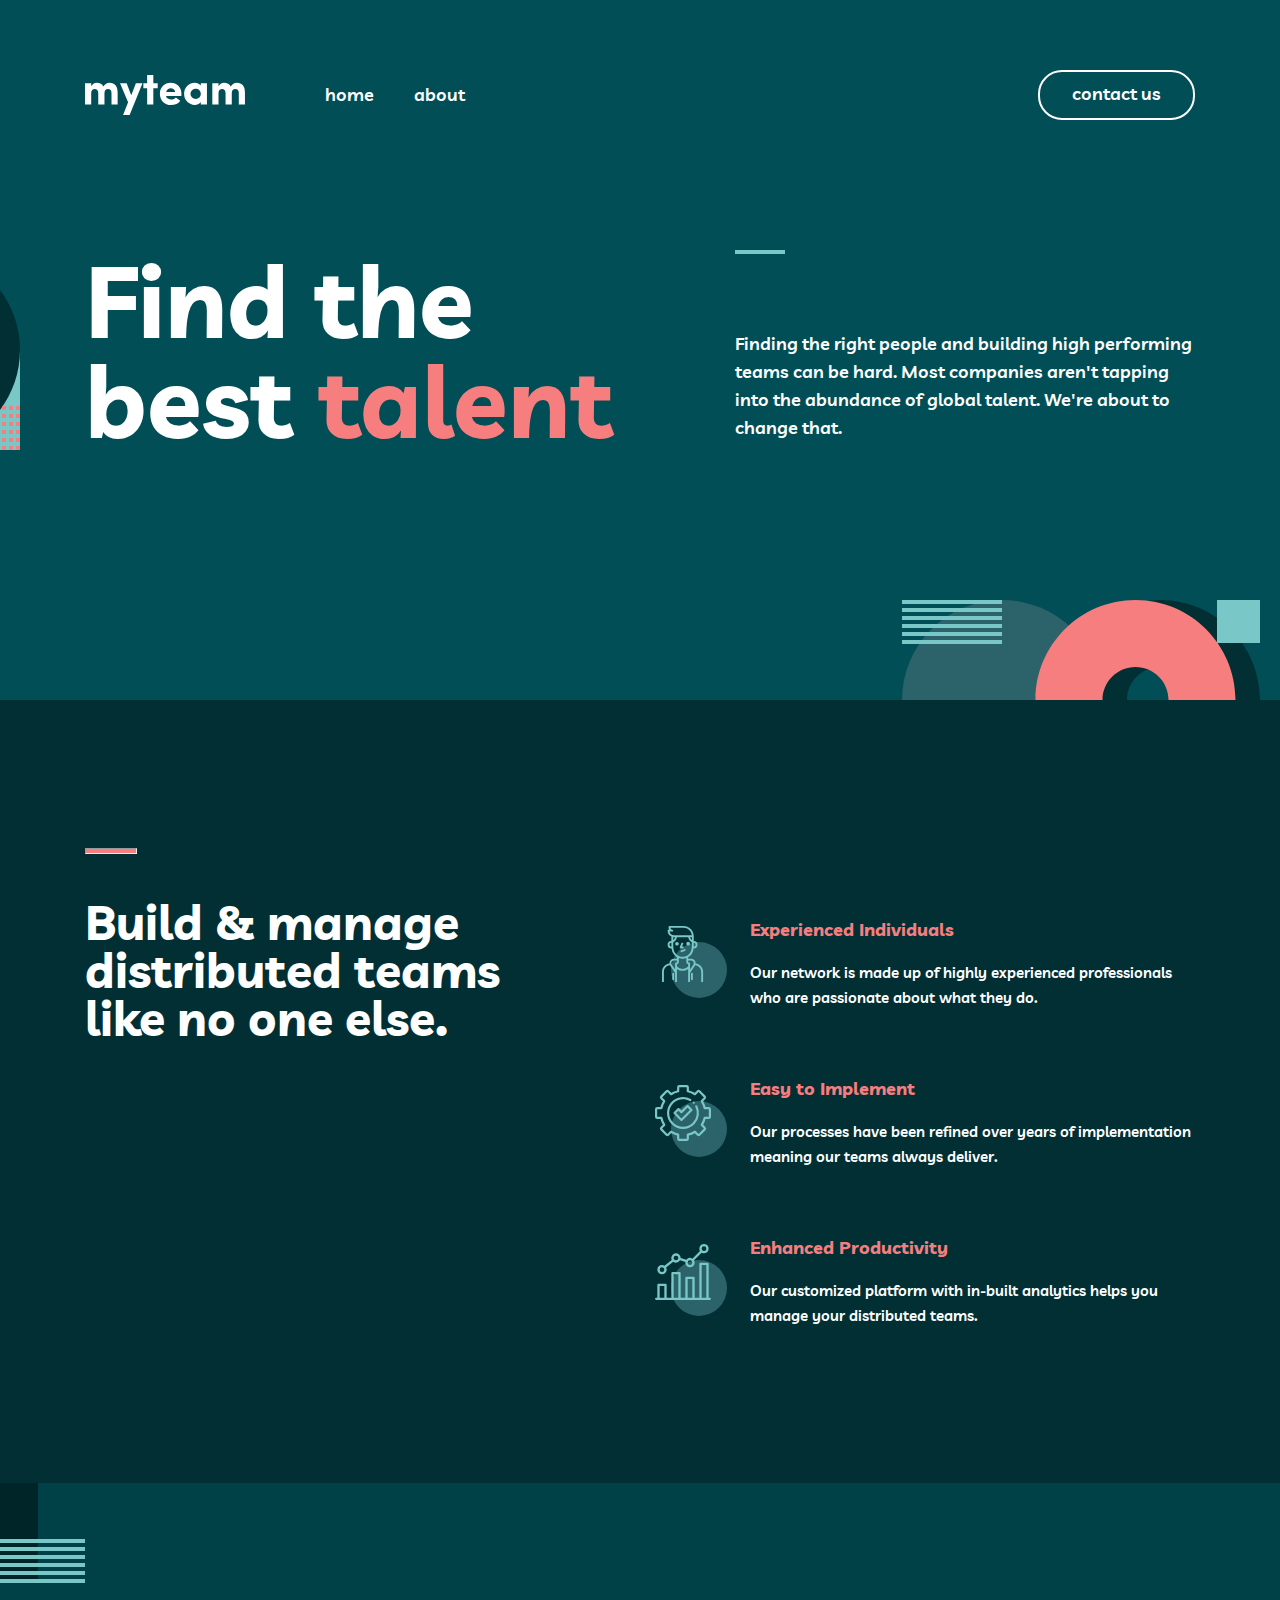
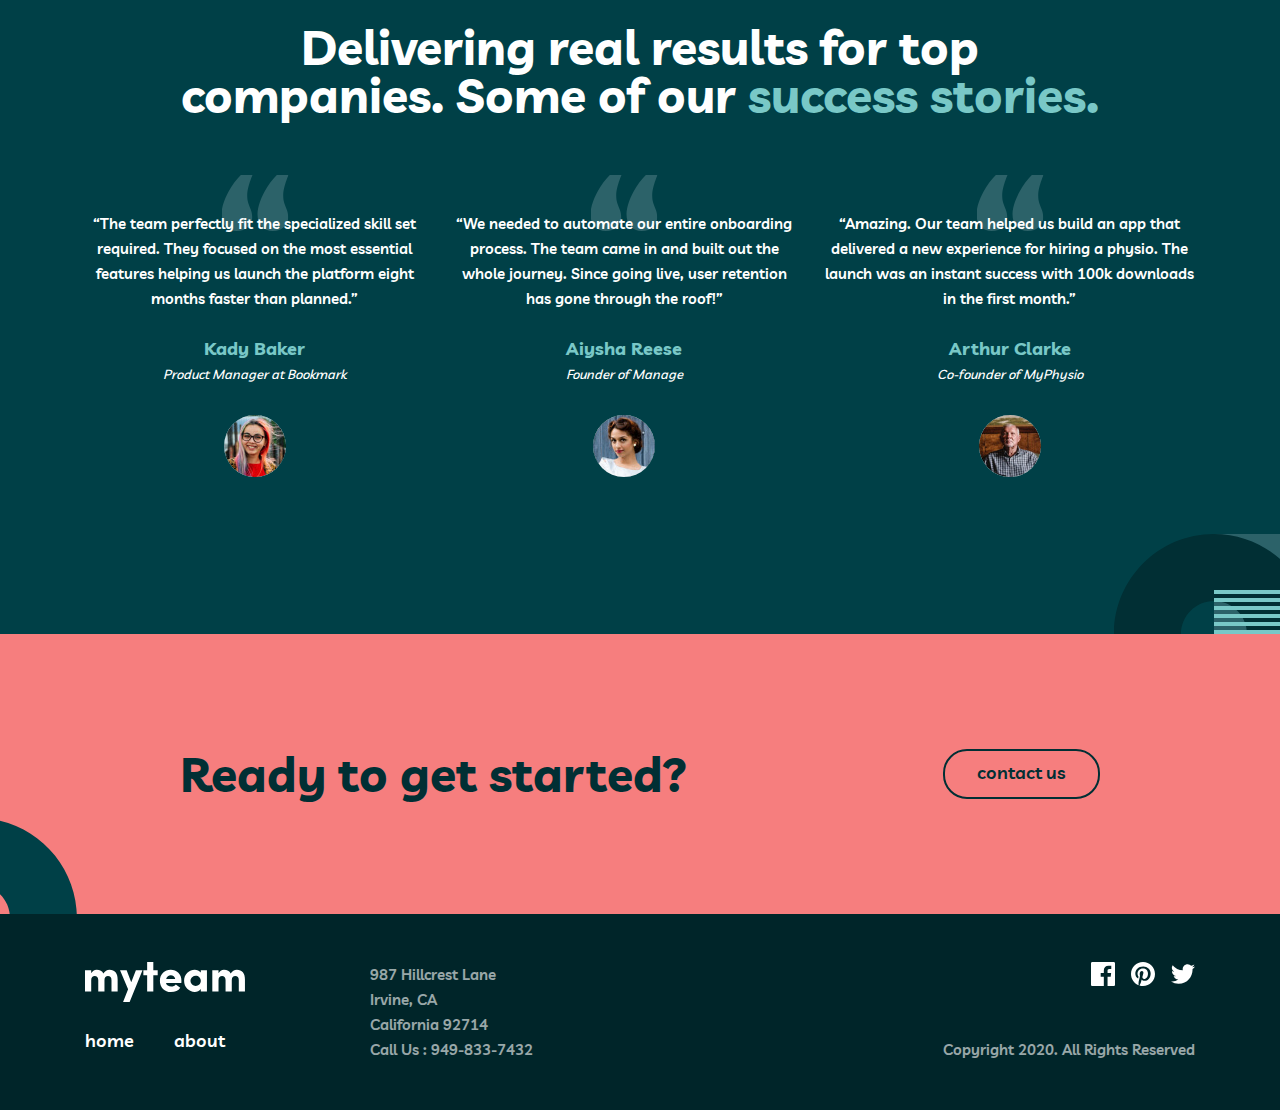
<file: index.html>
<!DOCTYPE html>
<html lang="en">
<head>
  <meta charset="UTF-8">
  <meta http-equiv="X-UA-Compatible" content="IE=edge">
  <meta name="viewport" content="width=device-width, initial-scale=1.0">
  <title>MyTeam</title>
  <link rel="stylesheet" href="./css/style.min.css">
</head>
<body>
  <div class="main-content">
    <!-- HEADER -->
  <header class="site-header">
    <div class="container header-container">
      <a class="header-logo-link" href="index.html">
        <img class="header-logo-img" src="./images/myteam.svg" alt="My Team logo image">
      </a>
      <div class="hader-right">
        <ul class="header-nav-list">
          <li class="header-nav-item">
            <a class="header-nav-link" href="index.html">home</a>
          </li>
          <li class="header-nav-item">
            <a class="header-nav-link" href="about.html">about</a>
          </li>
        </ul>
        <a class="btn btn-primary" href="contact.html">contact us</a>
      </div>
    </div>
  </header>

  <!-- HERO --> 
  <section class="hero">
    <div class="container hero-container">
      <h1 class="hero-title">Find the best <span class="hero-title-accent">talent</span></h1>
      <div class="hero-info">
        <p class="hero-info-text">
          Finding the right people and building high performing teams can be hard. Most companies aren't tapping into the abundance of global talent. We're about to change that.
        </p>
      </div>

      <img class="hero-circle-left" src="./images/hero-circle-dark.svg" alt="">
      <img class="hero-circle-bottom" src="./images/hero-circle-red.svg" alt="">
    </div>
  </section>

  <!-- FEATURES -->
  <section class="features">
    <div class="container features-container">
      <hr class="small-divider">
      <!-- <img src="./images/" alt=""> -->

      <h2 class="features-title">Build & manage distributed teams like no one else.</h2>
      
      <!-- FEATURES LIST -->
      <ul class="features-list">

        <!-- FEATURES ITEM -->
        <li class="features-item">
          <div class="card">
            <img class="card-img" src="./images/icon-circle-man.svg" alt="">
            <div class="card-content">
              <h3 class="card-title">Experienced Individuals</h3>
              <p class="card-text">Our network is made up of highly experienced professionals who are passionate about what they do.</p>
            </div>
          </div>
        </li>

        <!-- FEATURES ITEM -->
        <li class="features-item">
          <div class="card">
            <img class="card-img" src="./images/icon-circle-check-cog.svg" alt="">
            <div class="card-content">
              <h3 class="card-title">Easy to Implement</h3>
              <p class="card-text">Our processes have been refined over years of implementation meaning our teams always deliver.</p>
            </div>
          </div>
        </li>

        <!-- FEATURES ITEM -->
        <li class="features-item">
          <div class="card">
            <img class="card-img" src="./images/icon-circle-line-chart.svg" alt="">
            <div class="card-content">
              <h3 class="card-title">Enhanced Productivity</h3>
              <p class="card-text">Our customized platform with in-built analytics helps you manage your distributed teams.</p>
            </div>
          </div>
        </li>
      </ul>
    </div>
  </section>

  <!-- REVIEW -->
  <section class="review">
    <div class="container review-container">
      <h2 class="review-header">
        Delivering real results for top companies. Some of our <span class="review-header-accent">success stories.</span>
      </h2>

      <!-- REVIEW LIST -->
      <ul class="review-list">

        <!-- REVIEW ITEM -->
        <li class="review-item">
          <div class="item-review">
            <p class="item-review-text">
              “The team perfectly fit the specialized skill set required. They focused on the most essential features helping us launch the platform eight months faster than planned.”
            </p>
            <div class="item-review-author-name">Kady Baker</div>
            <div class="item-review-author-info">Product Manager at Bookmark</div>
            <div>
              <img class="item-review-author-img" src="./images/kady.jpg" alt="kady">
            </div>
          </div>
        </li>

        <!-- REVIEW ITEM -->
        <li class="review-item">
          <div class="item-review">
            <p class="item-review-text">
              “We needed to automate our entire onboarding process. The team came in and built out the whole journey. Since going live, user retention has gone through the roof!”
            </p>
            <div class="item-review-author-name">Aiysha Reese</div>
            <div class="item-review-author-info">Founder of Manage</div>
            <div>
              <img class="item-review-author-img" src="./images/aisha.jpg" alt="kady">
            </div>
          </div>
        </li>

        <!-- REVIEW ITEM -->
        <li class="review-item">
          <div class="item-review">
            <p class="item-review-text">
              “Amazing. Our team helped us build an app that delivered a new experience for hiring a physio. The launch was an instant success with 100k downloads in the first month.”
            </p>
            <div class="item-review-author-name">Arthur Clarke</div>
            <div class="item-review-author-info">Co-founder of MyPhysio</div>
            <div>
              <img class="item-review-author-img" src="./images/arthur.jpg" alt="kady">
            </div>
          </div>
        </li>
      </ul>
    </div>

    <img class="review-bg-left" src="./images/reviews-bg-left.svg" alt="">
    <img class="review-bg-right" src="./images/reviews-bg-right.svg" alt="">
  </section>

  <!-- CTA -->
  <section class="cta">
    <div class="cta-container">
      <h2 class="cta-title">
        Ready to get started?
      </h2>
      <a class="btn btn-primary-dark" href="contact.html">contact us</a>
      <img class="cta-img" src="./images/cta-bg.svg" alt="">
    </div>
  </section>
  </div>

  <!-- FOOTER -->
  <footer class="site-footer">
    <div class="container footer-container">
      <!-- FOOTER NAV -->
      <div class="footer-nav">
        <a class="footer-logo-link" href="index.html">
          <img class="footer-logo-img" src="./images/myteam.svg" alt="MyTeam">
        </a>
        <ul class="footer-nav-list">
          <li class="footer-nav-item">
            <a class="footer-nav-link" href="index.html">home</a>
          </li>
          <li class="footer-nav-item">
            <a class="footer-nav-link" href="about.html">about</a>
          </li>
        </ul>
      </div>

      <!-- FOOTER INFO -->
      <div class="footer-info">
        <p class="footer-info-text">987 Hillcrest Lane</p>
        <p class="footer-info-text">Irvine, CA</p>
        <p class="footer-info-text">California 92714</p>
        <p class="footer-info-text">Call Us : 949-833-7432</p>
      </div>

      <!-- FOOTER SOCIAL NETWORKS -->
      <div class="social-links">
        <ul class="social-links-list">
          <li class="social-item">
            <a class="social-link" href="#">
              <svg width="24" height="24" fill="none" xmlns="http://www.w3.org/2000/svg"><path d="M22.675 0H1.325C.593 0 0 .593 0 1.325v21.351C0 23.407.593 24 1.325 24H12.82v-9.294H9.692v-3.622h3.128V8.413c0-3.1 1.893-4.788 4.659-4.788 1.325 0 2.463.099 2.795.143v3.24l-1.918.001c-1.504 0-1.795.715-1.795 1.763v2.313h3.587l-.467 3.622h-3.12V24h6.116c.73 0 1.323-.593 1.323-1.325V1.325C24 .593 23.407 0 22.675 0Z" fill="currentColor"/></svg>
            </a>
          </li>
          <li class="social-item">
            <a class="social-link" href="#">
              <svg width="24" height="24" fill="none" xmlns="http://www.w3.org/2000/svg"><path d="M12 0C5.373 0 0 5.372 0 12c0 5.084 3.163 9.426 7.627 11.174-.105-.949-.2-2.405.042-3.441.218-.937 1.407-5.965 1.407-5.965s-.359-.719-.359-1.782c0-1.668.967-2.914 2.171-2.914 1.023 0 1.518.769 1.518 1.69 0 1.029-.655 2.568-.994 3.995-.283 1.194.599 2.169 1.777 2.169 2.133 0 3.772-2.249 3.772-5.495 0-2.873-2.064-4.882-5.012-4.882-3.414 0-5.418 2.561-5.418 5.207 0 1.031.397 2.138.893 2.738a.36.36 0 0 1 .083.345l-.333 1.36c-.053.22-.174.267-.402.161-1.499-.698-2.436-2.889-2.436-4.649 0-3.785 2.75-7.262 7.929-7.262 4.163 0 7.398 2.967 7.398 6.931 0 4.136-2.607 7.464-6.227 7.464-1.216 0-2.359-.631-2.75-1.378l-.748 2.853c-.271 1.043-1.002 2.35-1.492 3.146C9.57 23.812 10.763 24 12 24c6.627 0 12-5.373 12-12 0-6.628-5.373-12-12-12Z" fill="currentColor"/></svg>
            </a>
          </li>
          <li class="social-item">
            <a class="social-link" href="#">
              <svg width="24" height="20" fill="none" xmlns="http://www.w3.org/2000/svg"><path d="M24 2.557a9.83 9.83 0 0 1-2.828.775A4.932 4.932 0 0 0 23.337.608a9.864 9.864 0 0 1-3.127 1.195A4.916 4.916 0 0 0 16.616.248c-3.179 0-5.515 2.966-4.797 6.045A13.978 13.978 0 0 1 1.671 1.149a4.93 4.93 0 0 0 1.523 6.574 4.903 4.903 0 0 1-2.229-.616c-.054 2.281 1.581 4.415 3.949 4.89a4.935 4.935 0 0 1-2.224.084 4.928 4.928 0 0 0 4.6 3.419A9.9 9.9 0 0 1 0 17.54a13.94 13.94 0 0 0 7.548 2.212c9.142 0 14.307-7.721 13.995-14.646A10.025 10.025 0 0 0 24 2.557Z" fill="currentColor"/></svg>
            </a>
          </li>
        </ul>
        <div class="copyright">
          Copyright 2020. All Rights Reserved
        </div>
      </div>

    </div>
  </footer>
</body>
</html>
</file>
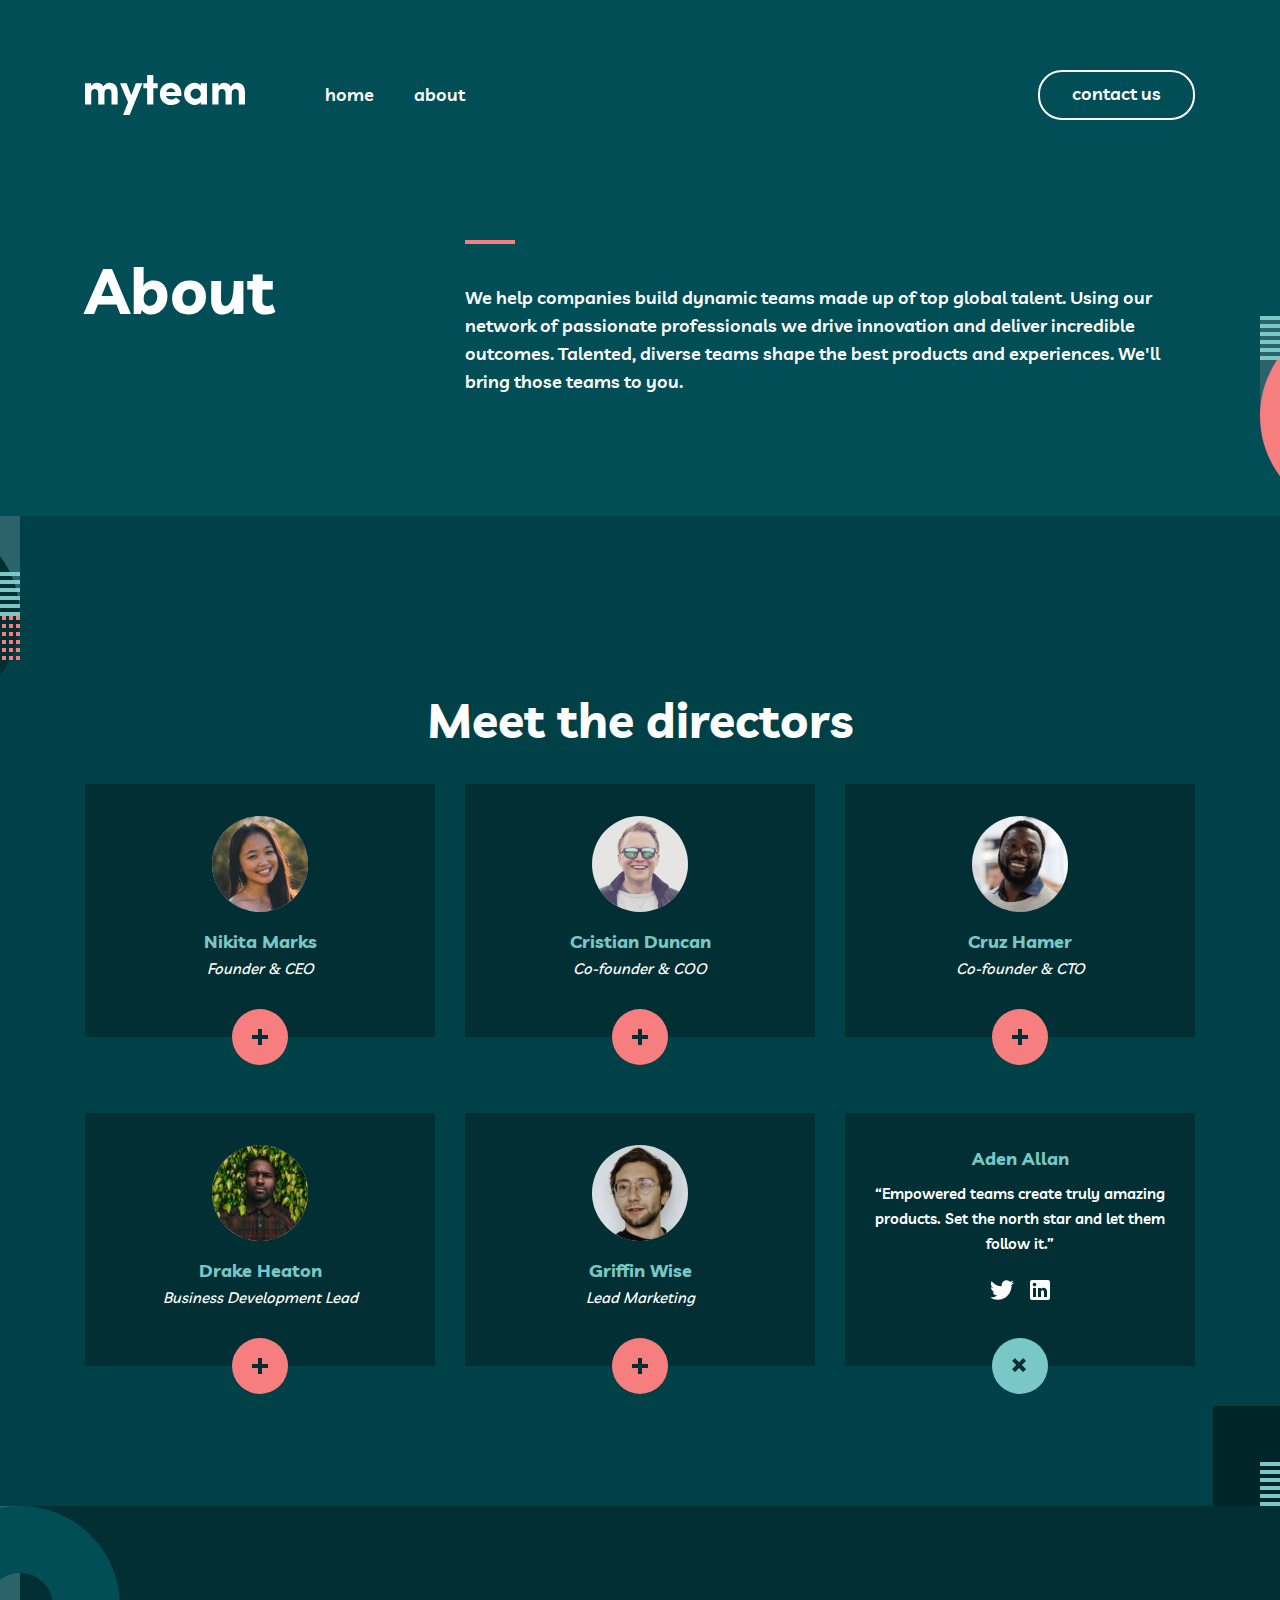
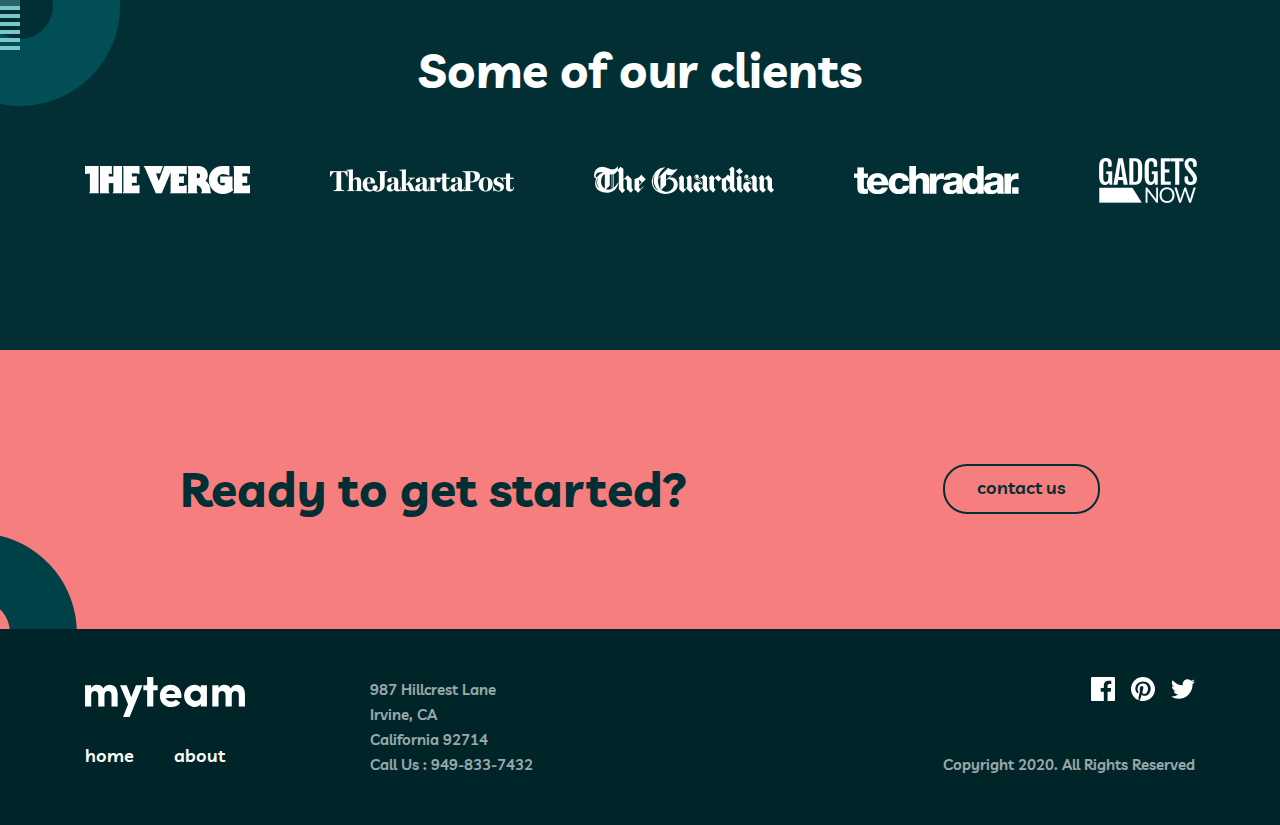
<file: about.html>
<!DOCTYPE html>
<html lang="en">
<head>
  <meta charset="UTF-8">
  <meta http-equiv="X-UA-Compatible" content="IE=edge">
  <meta name="viewport" content="width=device-width, initial-scale=1.0">
  <title>MyTeam</title>
  <link rel="stylesheet" href="./css/style.min.css">
</head>
<body>
  <div class="main-content">
    <!-- HEADER -->
  <header class="site-header">
    <div class="container header-container">
      <a class="header-logo-link" href="index.html">
        <img class="header-logo-img" src="./images/myteam.svg" alt="My Team logo image">
      </a>
      <div class="hader-right">
        <ul class="header-nav-list">
          <li class="header-nav-item">
            <a class="header-nav-link" href="index.html">home</a>
          </li>
          <li class="header-nav-item">
            <a class="header-nav-link" href="about.html">about</a>
          </li>
        </ul>
        <a class="btn btn-primary" href="contact.html">contact us</a>
      </div>
    </div>
  </header>

  <!-- HERO --> 
  <section class="about-hero">
    <div class="container about-hero-container">
      <h1 class="about-hero-title">About</h1>
      <div class="about-hero-info">
        <p class="about-hero-info-text">
          We help companies build dynamic teams made up of top global talent. Using our network of passionate professionals we drive innovation and deliver incredible outcomes. Talented, diverse teams shape the best products and experiences. We'll bring those teams to you.
        </p>
      </div>

      <img class="about-hero-right-img" src="./images/about-hero-circle.svg" alt="">
    </div>
  </section>

  <!-- DIRECTORS -->
  <section class="directors">
    <div class="container directors-container">
      <h2 class="directors-header">Meet the directors</h2>

      <!-- LIST DIRECTORS -->
      <ul class="directors-list">

        <!-- ITEM DIRECTORS -->
        <li class="director-item">
          <div class="item-director">
            <img class="director-img" src="./images/nikita.jpg" alt="nikita">
            <h4 class="director-name">Nikita Marks</h4>
            <p class="director-info">Founder & CEO</p>
            <a class="add-btn" href="#"></a>
          </div>
        </li>

        <!-- ITEM DIRECTORS -->
        <li class="director-item">
          <div class="item-director">
            <img class="director-img" src="./images/cristian.jpg" alt="nikita">
            <h4 class="director-name">Cristian Duncan</h4>
            <p class="director-info">Co-founder & COO</p>
            <a class="add-btn" href="#"></a>
          </div>
        </li>

        <!-- ITEM DIRECTORS -->
        <li class="director-item">
          <div class="item-director">
            <img class="director-img" src="./images/cruz.jpg" alt="nikita">
            <h4 class="director-name">Cruz Hamer</h4>
            <p class="director-info">Co-founder & CTO</p>
            <a class="add-btn" href="#"></a>
          </div>
        </li>

        <!-- ITEM DIRECTORS -->
        <li class="director-item">
          <div class="item-director">
            <img class="director-img" src="./images/drake.jpg" alt="nikita">
            <h4 class="director-name">Drake Heaton</h4>
            <p class="director-info">Business Development Lead</p>
            <a class="add-btn" href="#"></a>
          </div>
        </li>

        <!-- ITEM DIRECTORS -->
        <li class="director-item">
          <div class="item-director">
            <img class="director-img" src="./images/griffin.jpg" alt="nikita">
            <h4 class="director-name">Griffin Wise</h4>
            <p class="director-info">Lead Marketing</p>
            <a class="add-btn" href="#"></a>
          </div>
        </li>

        <!-- ITEM DIRECTORS -->
        <li class="director-item">
          <div class="item-director">
            <h4 class="director-name">Aden Allan</h4>
            <p class="director-info-text">“Empowered teams create truly amazing products. Set the north star and let them follow it.”</p>
            <div class="director-social-links">
              <a class="director-social-link" href="#">
                <svg width="24" height="20" fill="none" xmlns="http://www.w3.org/2000/svg"><path d="M24 2.557a9.83 9.83 0 0 1-2.828.775A4.932 4.932 0 0 0 23.337.608a9.864 9.864 0 0 1-3.127 1.195A4.916 4.916 0 0 0 16.616.248c-3.179 0-5.515 2.966-4.797 6.045A13.978 13.978 0 0 1 1.671 1.149a4.93 4.93 0 0 0 1.523 6.574 4.903 4.903 0 0 1-2.229-.616c-.054 2.281 1.581 4.415 3.949 4.89a4.935 4.935 0 0 1-2.224.084 4.928 4.928 0 0 0 4.6 3.419A9.9 9.9 0 0 1 0 17.54a13.94 13.94 0 0 0 7.548 2.212c9.142 0 14.307-7.721 13.995-14.646A10.025 10.025 0 0 0 24 2.557Z" fill="currentColor"/></svg>
              </a>
              <a class="director-social-link" href="#">
                <svg width="20" height="20" fill="none" xmlns="http://www.w3.org/2000/svg"><path fill-rule="evenodd" clip-rule="evenodd" d="M2 0h16c1.1 0 2 .9 2 2v16c0 1.1-.9 2-2 2H2c-1.1 0-2-.9-2-2V2C0 .9.9 0 2 0Zm4 17V8H3v9h3ZM4.5 6.3c-1 0-1.8-.8-1.8-1.8s.8-1.8 1.8-1.8 1.8.8 1.8 1.8-.8 1.8-1.8 1.8ZM14 17h3v-5.7c0-1.9-1.6-3.5-3.5-3.5-.9 0-2 .6-2.5 1.4V8H8v9h3v-5.3c0-.8.7-1.5 1.5-1.5s1.5.7 1.5 1.5V17Z" fill="currentColor"/></svg>
              </a>
            </div>
            <a class="add-btn type-remove" href="#"></a>
          </div>
        </li>
      </ul>
    </div>

    <img class="directors-circle-img" src="./images/directors-circle.svg" alt="">
    <img class="directors-rect-img" src="./images/directors-rect.svg" alt="">

  </section>

  <!-- CLIENTS -->
  <section class="clients">
    <div class="container">
      <h3 class="clients-header">Some of our clients</h3>

      <!-- CLIENTS LIST -->
      <ul class="clients-list">

        <!-- CLIENTS ITEM -->
        <li class="clients-item">
          <img
            class="clients-img"
            src="./images/the-verge.png" 
            alt="the verge" 
            srcset="./images/the-verge.png 1x, ./images/the-verge@2x.png 2x">
        </li>

        <!-- CLIENTS ITEM -->
        <li class="clients-item">
          <img
            class="clients-img"
            src="./images/the-jakarta-post.png" 
            alt="the jakarta" 
            srcset="./images/the-jakarta-post.png 1x, ./images/the-jakarta-post@2x.png 2x">
        </li>

        <!-- CLIENTS ITEM -->
        <li class="clients-item">
          <img
            class="clients-img"
            src="./images/the-guardian.png" 
            alt="the guathe guardian" 
            srcset="./images/the-guardian.png 1x, ./images/the-guardian@2x.png 2x">
        </li>

        <!-- CLIENTS ITEM -->
        <li class="clients-item">
          <img
            class="clients-img"
            src="./images/techradar.png" 
            alt="techradar" 
            srcset="./images/techradar.png 1x, ./images/techradar.png@2x.png 2x">
        </li>

        <!-- CLIENTS ITEM -->
        <li class="clients-item">
          <img
            class="clients-img"
            src="./images/gadgets-now.png" 
            alt="gadjets now" 
            srcset="./images/gadgets-now.png 1x, ./images/gadgets-now.png@2x.png 2x">
        </li>
      </ul>
    </div>

    <img class="clients-circle-img" src="./images/clients-circle.svg" alt="">
  </section>

  <!-- CTA -->
  <section class="cta">
    <div class="cta-container">
      <h2 class="cta-title">
        Ready to get started?
      </h2>
      <a class="btn btn-primary-dark" href="contact.html">contact us</a>
      <img class="cta-img" src="./images/cta-bg.svg" alt="">
    </div>
  </section>
  </div>

  <!-- FOOTER -->
  <footer class="site-footer">
    <div class="container footer-container">
      <!-- FOOTER NAV -->
      <div class="footer-nav">
        <a class="footer-logo-link" href="index.html">
          <img class="footer-logo-img" src="./images/myteam.svg" alt="MyTeam">
        </a>
        <ul class="footer-nav-list">
          <li class="footer-nav-item">
            <a class="footer-nav-link" href="index.html">home</a>
          </li>
          <li class="footer-nav-item">
            <a class="footer-nav-link" href="about.html">about</a>
          </li>
        </ul>
      </div>

      <!-- FOOTER INFO -->
      <div class="footer-info">
        <p class="footer-info-text">987 Hillcrest Lane</p>
        <p class="footer-info-text">Irvine, CA</p>
        <p class="footer-info-text">California 92714</p>
        <p class="footer-info-text">Call Us : 949-833-7432</p>
      </div>

      <!-- FOOTER SOCIAL NETWORKS -->
      <div class="social-links">
        <ul class="social-links-list">
          <li class="social-item">
            <a class="social-link" href="#">
              <svg width="24" height="24" fill="none" xmlns="http://www.w3.org/2000/svg"><path d="M22.675 0H1.325C.593 0 0 .593 0 1.325v21.351C0 23.407.593 24 1.325 24H12.82v-9.294H9.692v-3.622h3.128V8.413c0-3.1 1.893-4.788 4.659-4.788 1.325 0 2.463.099 2.795.143v3.24l-1.918.001c-1.504 0-1.795.715-1.795 1.763v2.313h3.587l-.467 3.622h-3.12V24h6.116c.73 0 1.323-.593 1.323-1.325V1.325C24 .593 23.407 0 22.675 0Z" fill="currentColor"/></svg>
            </a>
          </li>
          <li class="social-item">
            <a class="social-link" href="#">
              <svg width="24" height="24" fill="none" xmlns="http://www.w3.org/2000/svg"><path d="M12 0C5.373 0 0 5.372 0 12c0 5.084 3.163 9.426 7.627 11.174-.105-.949-.2-2.405.042-3.441.218-.937 1.407-5.965 1.407-5.965s-.359-.719-.359-1.782c0-1.668.967-2.914 2.171-2.914 1.023 0 1.518.769 1.518 1.69 0 1.029-.655 2.568-.994 3.995-.283 1.194.599 2.169 1.777 2.169 2.133 0 3.772-2.249 3.772-5.495 0-2.873-2.064-4.882-5.012-4.882-3.414 0-5.418 2.561-5.418 5.207 0 1.031.397 2.138.893 2.738a.36.36 0 0 1 .083.345l-.333 1.36c-.053.22-.174.267-.402.161-1.499-.698-2.436-2.889-2.436-4.649 0-3.785 2.75-7.262 7.929-7.262 4.163 0 7.398 2.967 7.398 6.931 0 4.136-2.607 7.464-6.227 7.464-1.216 0-2.359-.631-2.75-1.378l-.748 2.853c-.271 1.043-1.002 2.35-1.492 3.146C9.57 23.812 10.763 24 12 24c6.627 0 12-5.373 12-12 0-6.628-5.373-12-12-12Z" fill="currentColor"/></svg>
            </a>
          </li>
          <li class="social-item">
            <a class="social-link" href="#">
              <svg width="24" height="20" fill="none" xmlns="http://www.w3.org/2000/svg"><path d="M24 2.557a9.83 9.83 0 0 1-2.828.775A4.932 4.932 0 0 0 23.337.608a9.864 9.864 0 0 1-3.127 1.195A4.916 4.916 0 0 0 16.616.248c-3.179 0-5.515 2.966-4.797 6.045A13.978 13.978 0 0 1 1.671 1.149a4.93 4.93 0 0 0 1.523 6.574 4.903 4.903 0 0 1-2.229-.616c-.054 2.281 1.581 4.415 3.949 4.89a4.935 4.935 0 0 1-2.224.084 4.928 4.928 0 0 0 4.6 3.419A9.9 9.9 0 0 1 0 17.54a13.94 13.94 0 0 0 7.548 2.212c9.142 0 14.307-7.721 13.995-14.646A10.025 10.025 0 0 0 24 2.557Z" fill="currentColor"/></svg>
            </a>
          </li>
        </ul>
        <div class="copyright">
          Copyright 2020. All Rights Reserved
        </div>
      </div>

    </div>
  </footer>
</body>
</html>
</file>
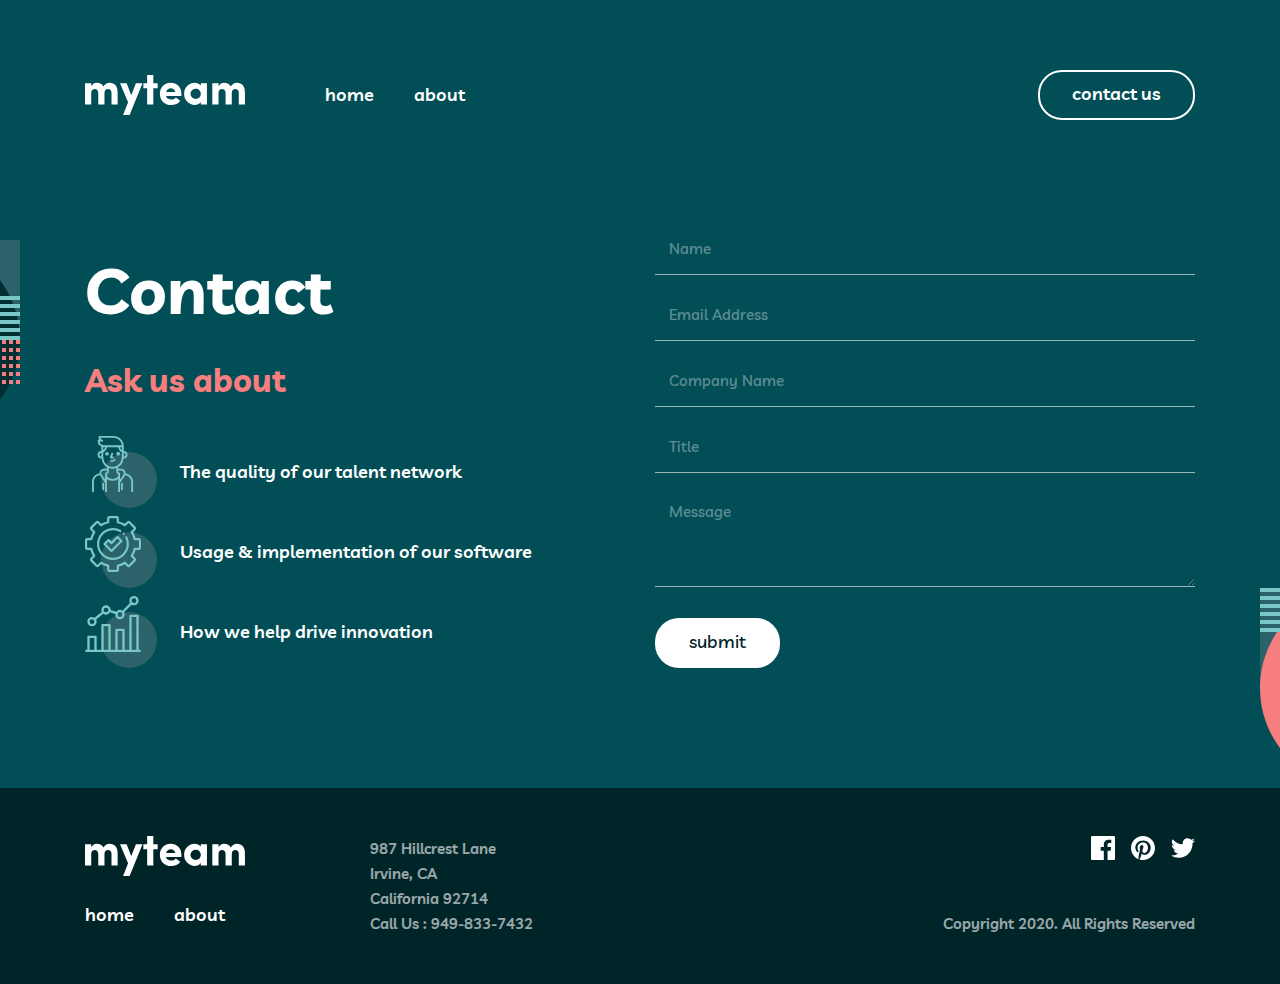
<file: contact.html>
<!DOCTYPE html>
<html lang="en">
  <head>
    <meta charset="UTF-8" />
    <meta http-equiv="X-UA-Compatible" content="IE=edge" />
    <meta name="viewport" content="width=device-width, initial-scale=1.0" />
    <title>MyTeam</title>
    <link rel="stylesheet" href="./css/style.min.css" />
  </head>
  <body>
    <div class="main-content">
      <!-- HEADER -->
      <header class="site-header">
        <div class="container header-container">
          <a class="header-logo-link" href="index.html">
            <img
              class="header-logo-img"
              src="./images/myteam.svg"
              alt="My Team logo image"
            />
          </a>
          <div class="hader-right">
            <ul class="header-nav-list">
              <li class="header-nav-item">
                <a class="header-nav-link" href="index.html">home</a>
              </li>
              <li class="header-nav-item">
                <a class="header-nav-link" href="about.html">about</a>
              </li>
            </ul>
            <a class="btn btn-primary" href="contact.html">contact us</a>
          </div>
        </div>
      </header>

      <div class="contact">
        <div class="container contact-container">
          <div class="contact-info">
            <h1 class="contact-info-title">Contact</h1>
            <h2 class="contact-info-title-accent">Ask us about</h2>
            
            <!-- LIST -->
            <ul class="contact-info-list">

              <!-- ITEM -->
              <li class="contact-info-item">
                <img class="contact-info-img" src="./images/icon-circle-man.svg" alt="">
                <p class="contact-info-text">The quality of our talent network</p>
              </li>

              <!-- ITEM -->
              <li class="contact-info-item">
                <img class="contact-info-img" src="./images/icon-circle-check-cog.svg" alt="">
                <p class="contact-info-text">Usage & implementation of our software</p>
              </li>

              <!-- ITEM -->
              <li class="contact-info-item">
                <img class="contact-info-img" src="./images/icon-circle-line-chart.svg" alt="">
                <p class="contact-info-text">How we help drive innovation</p>
              </li>
            </ul>
          </div>

          <form class="form-block" action="https://echo.htmlacademy.ru" method="POST">

              <!-- INPUT -->
            <input class="form-input"
              type="text" 
              name="name" 
              aria-label="name"
              placeholder="Name"
              required>
            
              <!-- INPUT -->
            <input class="form-input"
              type="email" 
              name="email" 
              aria-label="email"
              placeholder="Email Address"
              pattern="^([a-z0-9_\.-]+)@([\da-z\.-]+)\.([a-z\.]{2,6})$"
              required>

              <!-- INPUT -->
            <input class="form-input"
              type="text" 
              name="companyName" 
              aria-label="company name"
              placeholder="Company Name"
              required>

              <!-- INPUT -->
            <input class="form-input"
              type="text" 
              name="title" 
              aria-label="title"
              placeholder="Title"
              required>

              <!-- INPUT -->
            <textarea class="form-input form-textarea"
              name="message" 
              aria-label="message text"
              placeholder="Message"
              required></textarea>

            <button class="btn btn-secondary" type="submit">submit</button>
          </form>
        </div>

        <img class="contact-left-img" src="./images/directors-circle.svg" alt="">
        <img class="contact-right-img" src="./images/about-hero-circle.svg" alt="">
      </div>
    </div>

    <!-- FOOTER -->
    <footer class="site-footer">
      <div class="container footer-container">
        <!-- FOOTER NAV -->
        <div class="footer-nav">
          <a class="footer-logo-link" href="index.html">
            <img
              class="footer-logo-img"
              src="./images/myteam.svg"
              alt="MyTeam"
            />
          </a>
          <ul class="footer-nav-list">
            <li class="footer-nav-item">
              <a class="footer-nav-link" href="index.html">home</a>
            </li>
            <li class="footer-nav-item">
              <a class="footer-nav-link" href="about.html">about</a>
            </li>
          </ul>
        </div>

        <!-- FOOTER INFO -->
        <div class="footer-info">
          <p class="footer-info-text">987 Hillcrest Lane</p>
          <p class="footer-info-text">Irvine, CA</p>
          <p class="footer-info-text">California 92714</p>
          <p class="footer-info-text">Call Us : 949-833-7432</p>
        </div>

        <!-- FOOTER SOCIAL NETWORKS -->
        <div class="social-links">
          <ul class="social-links-list">
            <li class="social-item">
              <a class="social-link" href="#">
                <svg
                  width="24"
                  height="24"
                  fill="none"
                  xmlns="http://www.w3.org/2000/svg"
                >
                  <path
                    d="M22.675 0H1.325C.593 0 0 .593 0 1.325v21.351C0 23.407.593 24 1.325 24H12.82v-9.294H9.692v-3.622h3.128V8.413c0-3.1 1.893-4.788 4.659-4.788 1.325 0 2.463.099 2.795.143v3.24l-1.918.001c-1.504 0-1.795.715-1.795 1.763v2.313h3.587l-.467 3.622h-3.12V24h6.116c.73 0 1.323-.593 1.323-1.325V1.325C24 .593 23.407 0 22.675 0Z"
                    fill="currentColor"
                  />
                </svg>
              </a>
            </li>
            <li class="social-item">
              <a class="social-link" href="#">
                <svg
                  width="24"
                  height="24"
                  fill="none"
                  xmlns="http://www.w3.org/2000/svg"
                >
                  <path
                    d="M12 0C5.373 0 0 5.372 0 12c0 5.084 3.163 9.426 7.627 11.174-.105-.949-.2-2.405.042-3.441.218-.937 1.407-5.965 1.407-5.965s-.359-.719-.359-1.782c0-1.668.967-2.914 2.171-2.914 1.023 0 1.518.769 1.518 1.69 0 1.029-.655 2.568-.994 3.995-.283 1.194.599 2.169 1.777 2.169 2.133 0 3.772-2.249 3.772-5.495 0-2.873-2.064-4.882-5.012-4.882-3.414 0-5.418 2.561-5.418 5.207 0 1.031.397 2.138.893 2.738a.36.36 0 0 1 .083.345l-.333 1.36c-.053.22-.174.267-.402.161-1.499-.698-2.436-2.889-2.436-4.649 0-3.785 2.75-7.262 7.929-7.262 4.163 0 7.398 2.967 7.398 6.931 0 4.136-2.607 7.464-6.227 7.464-1.216 0-2.359-.631-2.75-1.378l-.748 2.853c-.271 1.043-1.002 2.35-1.492 3.146C9.57 23.812 10.763 24 12 24c6.627 0 12-5.373 12-12 0-6.628-5.373-12-12-12Z"
                    fill="currentColor"
                  />
                </svg>
              </a>
            </li>
            <li class="social-item">
              <a class="social-link" href="#">
                <svg
                  width="24"
                  height="20"
                  fill="none"
                  xmlns="http://www.w3.org/2000/svg"
                >
                  <path
                    d="M24 2.557a9.83 9.83 0 0 1-2.828.775A4.932 4.932 0 0 0 23.337.608a9.864 9.864 0 0 1-3.127 1.195A4.916 4.916 0 0 0 16.616.248c-3.179 0-5.515 2.966-4.797 6.045A13.978 13.978 0 0 1 1.671 1.149a4.93 4.93 0 0 0 1.523 6.574 4.903 4.903 0 0 1-2.229-.616c-.054 2.281 1.581 4.415 3.949 4.89a4.935 4.935 0 0 1-2.224.084 4.928 4.928 0 0 0 4.6 3.419A9.9 9.9 0 0 1 0 17.54a13.94 13.94 0 0 0 7.548 2.212c9.142 0 14.307-7.721 13.995-14.646A10.025 10.025 0 0 0 24 2.557Z"
                    fill="currentColor"
                  />
                </svg>
              </a>
            </li>
          </ul>
          <div class="copyright">Copyright 2020. All Rights Reserved</div>
        </div>
      </div>
    </footer>
  </body>
</html>
</file>
<file: css/style.min.css>
/*! normalize.css v8.0.1 | MIT License | github.com/necolas/normalize.css */html{line-height:1.15;-webkit-text-size-adjust:100%}body{margin:0}main{display:block}h1{font-size:2em;margin:.67em 0}hr{-webkit-box-sizing:content-box;box-sizing:content-box;height:0;overflow:visible}pre{font-family:monospace,monospace;font-size:1em}a{background-color:transparent}abbr[title]{border-bottom:none;text-decoration:underline;-webkit-text-decoration:underline dotted;text-decoration:underline dotted}b,strong{font-weight:bolder}code,kbd,samp{font-family:monospace,monospace;font-size:1em}small{font-size:80%}sub,sup{font-size:75%;line-height:0;position:relative;vertical-align:baseline}sub{bottom:-.25em}sup{top:-.5em}img{border-style:none}button,input,optgroup,select,textarea{font-family:inherit;font-size:100%;line-height:1.15;margin:0}button,input{overflow:visible}button,select{text-transform:none}[type=button],[type=reset],[type=submit],button{-webkit-appearance:button}[type=button]::-moz-focus-inner,[type=reset]::-moz-focus-inner,[type=submit]::-moz-focus-inner,button::-moz-focus-inner{border-style:none;padding:0}[type=button]:-moz-focusring,[type=reset]:-moz-focusring,[type=submit]:-moz-focusring,button:-moz-focusring{outline:1px dotted ButtonText}fieldset{padding:.35em .75em .625em}legend{-webkit-box-sizing:border-box;box-sizing:border-box;color:inherit;display:table;max-width:100%;padding:0;white-space:normal}progress{vertical-align:baseline}textarea{overflow:auto}[type=checkbox],[type=radio]{-webkit-box-sizing:border-box;box-sizing:border-box;padding:0}[type=number]::-webkit-inner-spin-button,[type=number]::-webkit-outer-spin-button{height:auto}[type=search]{-webkit-appearance:textfield;outline-offset:-2px}[type=search]::-webkit-search-decoration{-webkit-appearance:none}::-webkit-file-upload-button{-webkit-appearance:button;font:inherit}details{display:block}summary{display:list-item}template{display:none}[hidden]{display:none}@font-face{font-family:Livvic;src:url("../fonts/Livvic-Bold.woff2") format("woff2"),url("../fonts/Livvic-Bold.woff") format("woff");font-weight:700;font-style:normal;font-display:swap}@font-face{font-family:Livvic;src:url("../fonts/Livvic-SemiBold.woff2") format("woff2"),url("../fonts/Livvic-SemiBold.woff") format("woff");font-weight:600;font-style:normal;font-display:swap}@font-face{font-family:Livvic;src:url("../fonts/Livvic-Medium.woff2") format("woff2"),url("../fonts/Livvic-Medium.woff") format("woff");font-weight:500;font-style:normal;font-display:swap}:root{--bg-main-color:#014e56;--bg-secondary-color:#012f34;--bg-third-color:#004047;--dark-green:#002529;--bg-footer-color:var(--dark-green);--text-main-color:#fff;--text-accent-color:#f67e7e;--light-blue:#79c8c7;--dark-blue:#2c6269}html{height:100%;-webkit-box-sizing:border-box;box-sizing:border-box;scroll-behavior:smooth}*,::after,::before{-webkit-box-sizing:inherit;box-sizing:inherit}body{display:-webkit-box;display:-ms-flexbox;display:flex;-webkit-box-orient:vertical;-webkit-box-direction:normal;-ms-flex-direction:column;flex-direction:column;height:100%;font-family:Livvic,Arial,sans-serif;font-size:15px;line-height:25px;font-weight:600;padding:0;margin:0;background-color:var(--bg-main-color);color:var(--text-main-color);overflow-x:hidden}.main-content{-webkit-box-flex:1;-ms-flex-positive:1;flex-grow:1}.container{max-width:1240px;width:100%;padding-left:65px;padding-right:65px;margin-left:auto;margin-right:auto}.btn{display:inline-block;padding:8px 32px 10px;border-radius:24px;text-decoration:none;font-size:18px;line-height:28px;background-color:transparent;cursor:pointer}.btn-primary{border:2px solid #fff;color:var(--text-main-color)}.btn-primary:hover{background-color:#fff;color:var(--dark-green);border:2px solid #fff}.btn-primary-dark{border:2px solid var(--bg-secondary-color);color:var(--bg-secondary-color)}.btn-primary-dark:hover{background-color:var(--bg-secondary-color);color:#fff}.btn-secondary{border:2px solid transparent;background-color:#fff;color:var(--dark-green)}.btn-secondary:hover{background-color:var(--light-blue);color:var(--dark-green)}.btn-transparent{background-color:transparent;border:2px solid var(--bg-secondary-color);color:var(--bg-secondary-color)}.btn-transparent:hover{background-color:var(--bg-secondary-color);color:var(--text-main-color)}.site-header{padding:70px 0}.header-container{display:-webkit-box;display:-ms-flexbox;display:flex;-webkit-box-align:center;-ms-flex-align:center;align-items:center;-webkit-box-pack:center;-ms-flex-pack:center;justify-content:center}.header-logo-link{text-decoration:none;display:-webkit-box;display:-ms-flexbox;display:flex;margin-right:80px}.header-logo-img{width:160px;height:40px;-o-object-fit:contain;object-fit:contain}.hader-right{-webkit-box-flex:1;-ms-flex-positive:1;flex-grow:1;display:-webkit-box;display:-ms-flexbox;display:flex;-webkit-box-align:center;-ms-flex-align:center;align-items:center}.header-nav-list{padding:0;margin:0;list-style:none;margin-right:auto;display:-webkit-box;display:-ms-flexbox;display:flex;-webkit-box-align:center;-ms-flex-align:center;align-items:center}.header-nav-item{margin-right:40px}.header-nav-link{font-size:18px;line-height:28px;text-decoration:none;color:var(--text-main-color)}.header-nav-link:hover{color:var(--text-accent-color)}.hero{padding-top:60px;padding-bottom:250px}.hero-container{display:-webkit-box;display:-ms-flexbox;display:flex;position:relative}.hero-title{width:620px;font-size:100px;line-height:100px;font-weight:700;margin:0;margin-right:30px;-ms-flex-negative:0;flex-shrink:0}.hero-title-accent{color:var(--text-accent-color)}.hero-info{padding-top:80px;width:100%;position:relative}.hero-info::before{position:absolute;top:0;left:0;width:50px;height:4px;background-color:var(--light-blue);content:""}.hero-info-text{margin:0;font-size:18px;line-height:28px}.hero-circle-left{position:absolute;top:0;left:0;-webkit-transform:translateX(-100%);-ms-transform:translateX(-100%);transform:translateX(-100%)}.hero-circle-bottom{position:absolute;bottom:-150px;right:0;-webkit-transform:translateY(100%);-ms-transform:translateY(100%);transform:translateY(100%);z-index:-1}.features{padding:140px 0;background-color:var(--bg-secondary-color)}.features-container{display:-webkit-box;display:-ms-flexbox;display:flex;padding-top:58px;position:relative}.features-title{font-size:48px;line-height:48px;font-weight:700;margin:0;margin-right:125px;width:445px;-ms-flex-negative:0;flex-shrink:0}.features-list{margin:0;padding:0;list-style:none}.features-item:not(:last-child){margin-bottom:32px}.card{display:-webkit-box;display:-ms-flexbox;display:flex;-webkit-box-align:center;-ms-flex-align:center;align-items:center;max-width:540px;width:100%}.card-img{margin-right:23px;-o-object-fit:contain;object-fit:contain;width:72px;height:72px}.card-title{margin-bottom:16px;color:var(--text-accent-color);font-size:18px;line-height:28px;font-weight:700}.small-divider{position:absolute;top:0;left:65px;width:50px;height:4px;background-color:var(--text-accent-color)}.review{z-index:-2;padding:140px 0;background-color:var(--bg-third-color);position:relative}.review-container{display:-webkit-box;display:-ms-flexbox;display:flex;-webkit-box-orient:vertical;-webkit-box-direction:normal;-ms-flex-direction:column;flex-direction:column;-webkit-box-align:center;-ms-flex-align:center;align-items:center}.review-header{margin:0;margin-bottom:92px;font-size:48px;line-height:48px;font-weight:700;max-width:932px;width:100%;text-align:center}.review-header-accent{color:var(--light-blue)}.review-list{padding:0;margin:0;list-style:none;display:-webkit-box;display:-ms-flexbox;display:flex;-webkit-box-align:center;-ms-flex-align:center;align-items:center;-webkit-box-pack:center;-ms-flex-pack:center;justify-content:center}.review-item{position:relative;z-index:10}.review-item:not(:last-child){margin-right:30px;max-width:350px;width:100%}.review-item::before{position:absolute;top:-36px;left:50%;-webkit-transform:translateX(-50%);-ms-transform:translateX(-50%);transform:translateX(-50%);z-index:-10;width:67px;height:56px;background-image:url(../images/icon-quotes.svg);background-repeat:no-repeat;background-position:center;background-size:contain;content:""}.item-review{z-index:-5;width:100%;display:-webkit-box;display:-ms-flexbox;display:flex;-webkit-box-orient:vertical;-webkit-box-direction:normal;-ms-flex-direction:column;flex-direction:column;-webkit-box-align:center;-ms-flex-align:center;align-items:center;margin-bottom:10px}.item-review-text{text-align:center;margin:0;padding:0;margin-bottom:24px}.item-review-author-name{font-weight:700;font-size:18px;line-height:28px;margin-bottom:2px;color:var(--light-blue)}.item-review-author-info{font-style:italic;font-size:13px;line-height:18px;font-weight:500;margin-bottom:32px}.item-review-author-img{width:62px;height:62px;border-radius:50%;-o-object-fit:contain;object-fit:contain}.review-bg-left{position:absolute;right:calc(50% + 555px);top:0}.review-bg-right{position:absolute;bottom:-100px;left:calc(50% + 474px)}.cta{z-index:-1;padding:76px 0;background-color:var(--text-accent-color)}.cta-container{position:relative;max-width:1000px;width:100%;padding-left:40px;padding-right:40px;margin-left:auto;margin-right:auto;display:-webkit-box;display:-ms-flexbox;display:flex;-webkit-box-pack:justify;-ms-flex-pack:justify;justify-content:space-between;-webkit-box-align:center;-ms-flex-align:center;align-items:center}.cta-title{font-size:48px;line-height:48px;font-weight:700;color:var(--bg-secondary-color)}.cta-img{position:absolute;top:50%;left:-263px;z-index:1}.site-footer{z-index:22;background-color:var(--dark-green);padding:48px 0}.footer-container{display:-webkit-box;display:-ms-flexbox;display:flex}.footer-nav{margin-right:125px}.footer-logo-link{text-decoration:none;display:-webkit-box;display:-ms-flexbox;display:flex;margin-bottom:25px}.footer-logo-img{width:160px;height:40px;-o-object-fit:contain;object-fit:contain}.footer-nav-list{margin:0;padding:0;list-style:none;display:-webkit-box;display:-ms-flexbox;display:flex}.footer-nav-item:not(:last-child){margin-right:40px}.footer-nav-link{text-decoration:none;font-size:18px;line-height:28px;color:#fff}.footer-nav-link:hover{color:var(--text-accent-color)}.footer-info{margin-right:auto;opacity:.6}.footer-info-text{margin:0;padding:0}.social-links{display:-webkit-box;display:-ms-flexbox;display:flex;-webkit-box-orient:vertical;-webkit-box-direction:normal;-ms-flex-direction:column;flex-direction:column;-webkit-box-align:end;-ms-flex-align:end;align-items:flex-end;-webkit-box-pack:justify;-ms-flex-pack:justify;justify-content:space-between}.social-links-list{margin:0;padding:0;list-style:none;display:-webkit-box;display:-ms-flexbox;display:flex;-webkit-box-align:center;-ms-flex-align:center;align-items:center}.social-item:not(:last-child){margin-right:16px}.social-link{color:#fff;display:-webkit-box;display:-ms-flexbox;display:flex;-webkit-box-align:center;-ms-flex-align:center;align-items:center;-webkit-box-pack:center;-ms-flex-pack:center;justify-content:center}.social-link:hover{color:var(--text-accent-color)}.copyright{opacity:.6}.about-hero{padding-top:50px;padding-bottom:120px;position:relative}.about-hero-container{display:-webkit-box;display:-ms-flexbox;display:flex;-webkit-box-pack:justify;-ms-flex-pack:justify;justify-content:space-between}.about-hero-title{margin:0;max-width:350px;width:100%;font-size:64px;line-height:100px;margin-right:30px}.about-hero-info{padding-top:44px;position:relative}.about-hero-info::before{position:absolute;top:0;left:0;width:50px;height:4px;background-color:var(--text-accent-color);content:""}.about-hero-info-text{margin:0;font-size:18px;line-height:28px}.about-hero-right-img{position:absolute;bottom:0;left:calc(50% + 620px)}.directors{position:relative;padding:140px 0;background-color:var(--bg-third-color)}.directors-header{font-size:48px;line-height:48px;font-weight:700;text-align:center}.directors-list{margin:0;padding:0;list-style:none;display:-webkit-box;display:-ms-flexbox;display:flex;-webkit-box-pack:justify;-ms-flex-pack:justify;justify-content:space-between;-ms-flex-wrap:wrap;flex-wrap:wrap;margin-left:-30px;margin-bottom:-76px}.director-item{position:relative;background-color:var(--bg-secondary-color);max-width:350px;width:100%;margin-left:30px;margin-bottom:76px}.item-director{display:-webkit-box;display:-ms-flexbox;display:flex;-webkit-box-orient:vertical;-webkit-box-direction:normal;-ms-flex-direction:column;flex-direction:column;-webkit-box-align:center;-ms-flex-align:center;align-items:center;padding:32px 24px 56px}.director-img{width:96px;height:96px;border-radius:50%;margin-bottom:16px}.director-name{margin:0;font-size:18px;line-height:28px;font-weight:700;color:var(--light-blue)}.director-info{margin:0;font-weight:500;font-style:italic}.add-btn{position:absolute;bottom:0;right:50%;-webkit-transform:translate(50%,50%);-ms-transform:translate(50%,50%);transform:translate(50%,50%);text-decoration:none;width:56px;height:56px;border-radius:50%;background-color:var(--text-accent-color)}.add-btn::after{position:absolute;right:50%;bottom:50%;-webkit-transform:translate(50%,50%);-ms-transform:translate(50%,50%);transform:translate(50%,50%);background-image:url(../images/icon-plus.svg);background-repeat:no-repeat;background-position:center;background-size:contain;width:16px;height:16px;content:""}.add-btn:hover{background-color:var(--light-blue)}.type-remove{background-color:var(--light-blue)}.type-remove.add-btn::after{-webkit-transform:rotate(45deg) translateX(10px);-ms-transform:rotate(45deg) translateX(10px);transform:rotate(45deg) translateX(10px)}.type-remove:hover{background-color:var(--text-accent-color)}.director-info-text{margin-top:8px;margin-bottom:24px;text-align:center}.director-social-links{display:-webkit-box;display:-ms-flexbox;display:flex;-webkit-box-align:center;-ms-flex-align:center;align-items:center}.director-social-link:not(:last-child){margin-right:16px}.director-social-link{display:-webkit-box;display:-ms-flexbox;display:flex;-webkit-box-align:center;-ms-flex-align:center;align-items:center;-webkit-box-pack:center;-ms-flex-pack:center;justify-content:center;color:#fff}.director-social-link:hover{color:var(--text-accent-color)}.directors-circle-img{position:absolute;top:0;right:calc(50% + 620px);width:200px;height:200px}.directors-rect-img{position:absolute;bottom:0;left:calc(50% + 573px);width:147px;height:100px}.clients{position:relative;padding:140px 0;background-color:var(--bg-secondary-color)}.clients-header{margin-top:0;margin-bottom:64px;font-size:48px;line-height:48px;text-align:center;font-weight:700}.clients-list{margin:0;padding:0;list-style:none;display:-webkit-box;display:-ms-flexbox;display:flex;-webkit-box-align:center;-ms-flex-align:center;align-items:center;-webkit-box-pack:justify;-ms-flex-pack:justify;justify-content:space-between}.clients-item:not(:last-child){margin-right:80px}.clients-img{-o-object-fit:contain;object-fit:contain}.clients-circle-img{position:absolute;top:0;right:calc(50% + 520px);width:200px;height:200px}.contact{position:relative;padding-top:50px;padding-bottom:120px}.contact-container{display:-webkit-box;display:-ms-flexbox;display:flex}.contact-info{width:50%;margin-right:30px}.contact-info-title{margin:0;margin-bottom:16px;font-size:64px;line-height:100px;font-weight:700}.contact-info-title-accent{margin:0;margin-bottom:32px;font-size:32px;line-height:48px;color:var(--text-accent-color)}.contact-info-list{margin:0;padding:0;list-style:none;display:-webkit-box;display:-ms-flexbox;display:flex;-webkit-box-orient:vertical;-webkit-box-direction:normal;-ms-flex-direction:column;flex-direction:column}.contact-info-item:not(:last-child){margin-bottom:8px}.contact-info-item{display:-webkit-box;display:-ms-flexbox;display:flex;-webkit-box-align:center;-ms-flex-align:center;align-items:center}.contact-info-img{width:72px;height:72px;-o-object-fit:contain;object-fit:contain;margin-right:23px}.contact-info-text{font-size:18px;line-height:28px}.form-block{width:50%;display:-webkit-box;display:-ms-flexbox;display:flex;-webkit-box-orient:vertical;-webkit-box-direction:normal;-ms-flex-direction:column;flex-direction:column;-webkit-box-align:start;-ms-flex-align:start;align-items:flex-start;-webkit-box-pack:justify;-ms-flex-pack:justify;justify-content:space-between}.form-input:not(:last-child){margin-bottom:24px}.form-input{width:100%;padding:0 14px 17px;background-color:transparent;border:none;border-bottom:1px solid #fff;color:#fff}.form-input::-webkit-input-placeholder{color:#fff;opacity:.6}.form-input::-moz-placeholder{color:#fff;opacity:.6}.form-input:-ms-input-placeholder{color:#fff;opacity:.6}.form-input::-ms-input-placeholder{color:#fff;opacity:.6}.form-input::placeholder{color:#fff;opacity:.6}.form-input:focus{outline:navajowhite;border-bottom:1px solid var(--light-blue)}.form-textarea{padding:0 14px 17px;min-height:84px;resize:vertical}.form-input:invalid{color:var(--text-accent-color);opacity:.6}.contact-left-img{position:absolute;top:50px;right:calc(50% + 620px);width:200px;height:200px}.contact-right-img{position:absolute;bottom:0;left:calc(50% + 620px);width:200px;height:200px}
</file>
